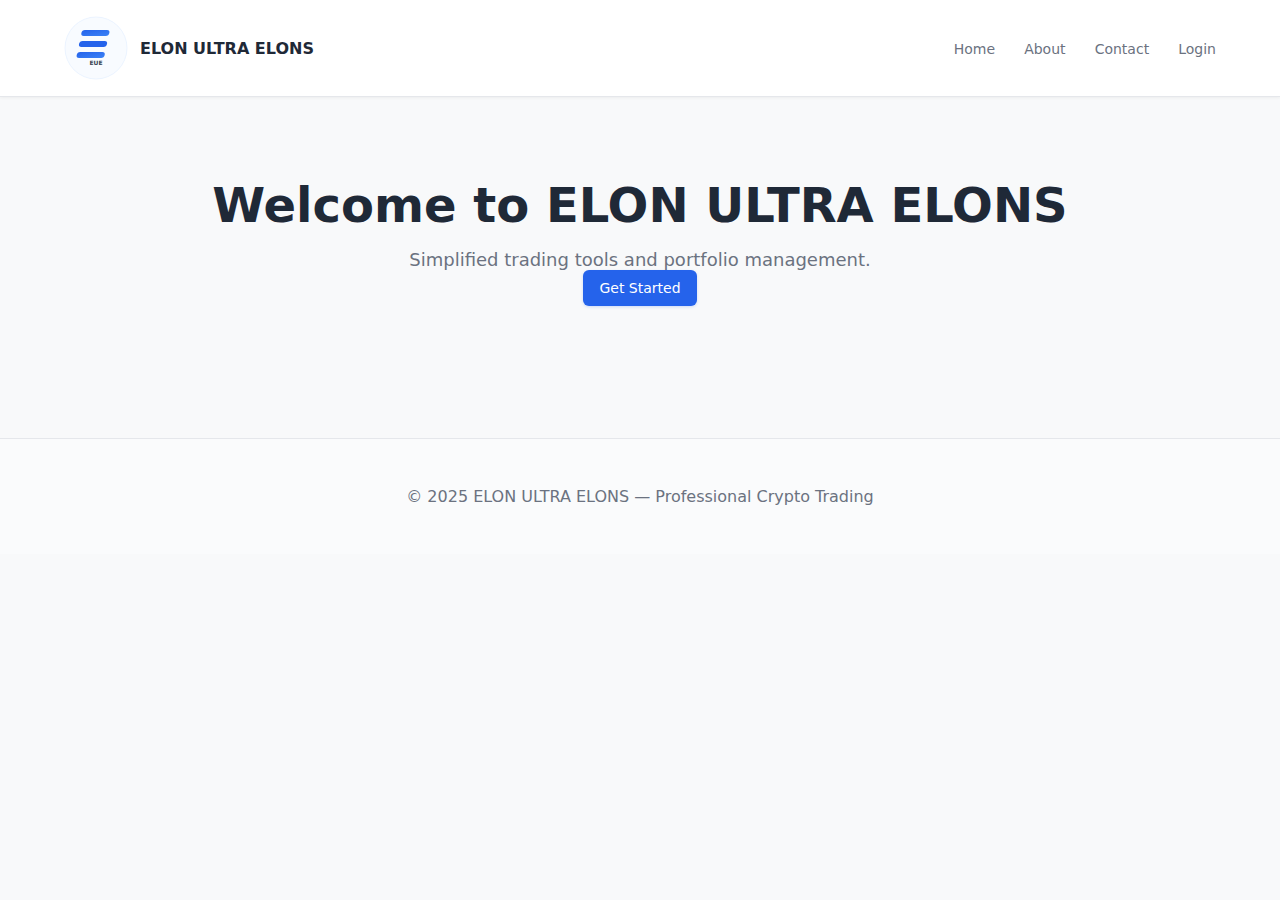
<file: Elon U/index.html>
<!doctype html>
<html lang="en">
<head>
  <meta charset="utf-8" />
  <meta name="viewport" content="width=device-width,initial-scale=1" />
  <title>ELON ULTRA ELONS — Professional Crypto Trading</title>
  <link rel="stylesheet" href="css/styles.css">
</head>
<body>
  <header class="site-header">
    <div class="container">
      <a href="landing.html" class="brand"><img src="images/elon-logo-v2.svg" alt="EUE"><span>ELON ULTRA ELONS</span></a>
      <nav class="nav">
        <a href="landing.html">Home</a>
        <a href="about.html">About</a>
        <a href="contact.html">Contact</a>
        <a href="login.html">Login</a>
      </nav>
    </div>
  </header>

  <main class="hero container">
    <h1>Welcome to ELON ULTRA ELONS</h1>
    <p>Simplified trading tools and portfolio management.</p>
    <p><a class="btn" href="signup.html">Get Started</a></p>
  </main>

  <footer class="site-footer">
    <div class="container">&copy; 2025 ELON ULTRA ELONS — Professional Crypto Trading</div>
  </footer>

  <script src="js/main.js"></script>
</body>
</html>
</file>
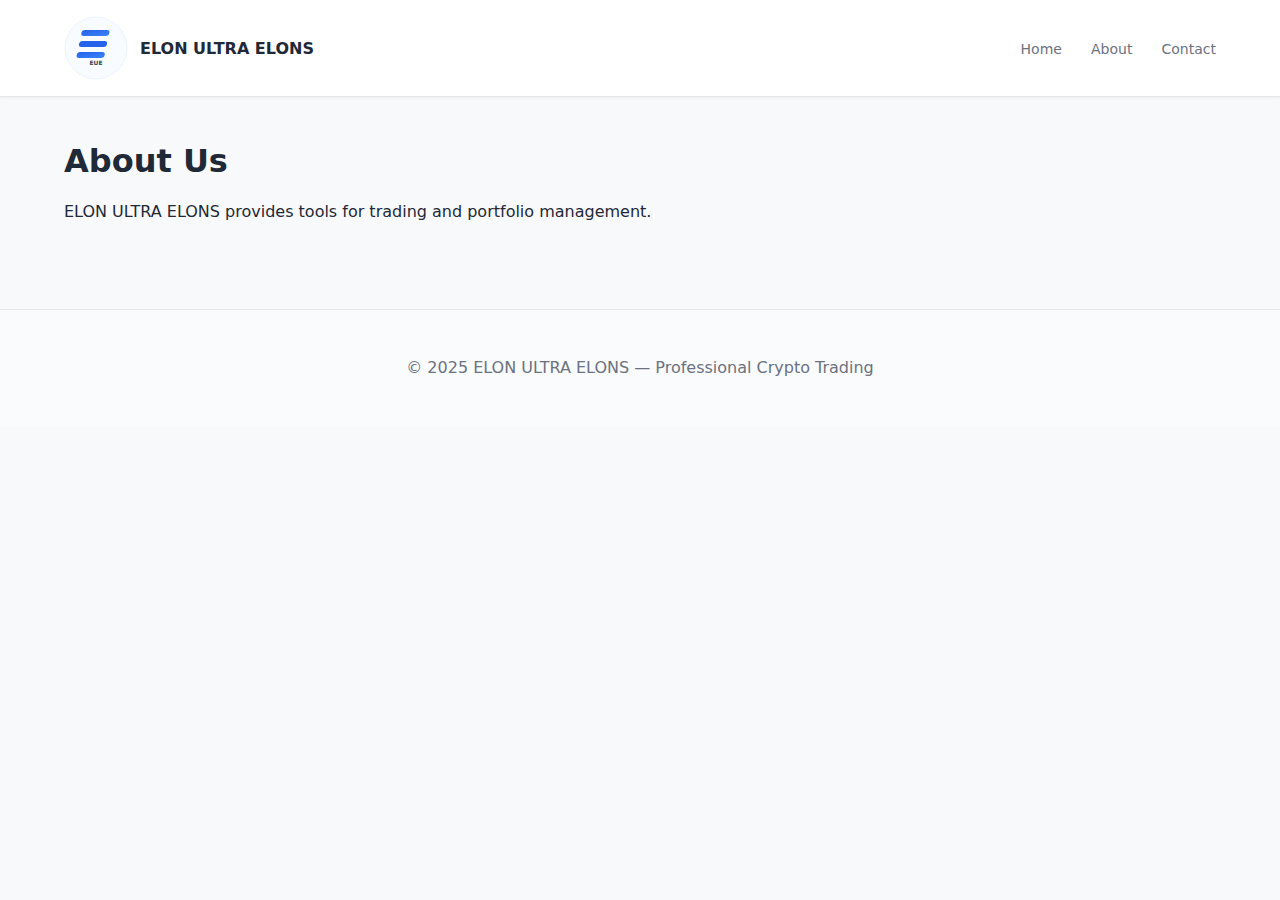
<file: Elon U/about.html>
<!doctype html>
<html lang="en">
<head>
  <meta charset="utf-8" />
  <meta name="viewport" content="width=device-width,initial-scale=1" />
  <title>ELON ULTRA ELONS — About</title>
  <link rel="stylesheet" href="css/styles.css">
</head>
<body>
  <header class="site-header">
    <div class="container">
      <a href="landing.html" class="brand"><img src="images/elon-logo-v2.svg" alt="EUE"><span>ELON ULTRA ELONS</span></a>
      <nav class="nav">
        <a href="landing.html">Home</a>
        <a href="about.html">About</a>
        <a href="contact.html">Contact</a>
      </nav>
    </div>
  </header>

  <main class="container">
    <h1>About Us</h1>
    <p>ELON ULTRA ELONS provides tools for trading and portfolio management.</p>
  </main>

  <footer class="site-footer">
    <div class="container">&copy; 2025 ELON ULTRA ELONS — Professional Crypto Trading</div>
  </footer>

  <script src="js/main.js"></script>
</body>
</html>
</file>
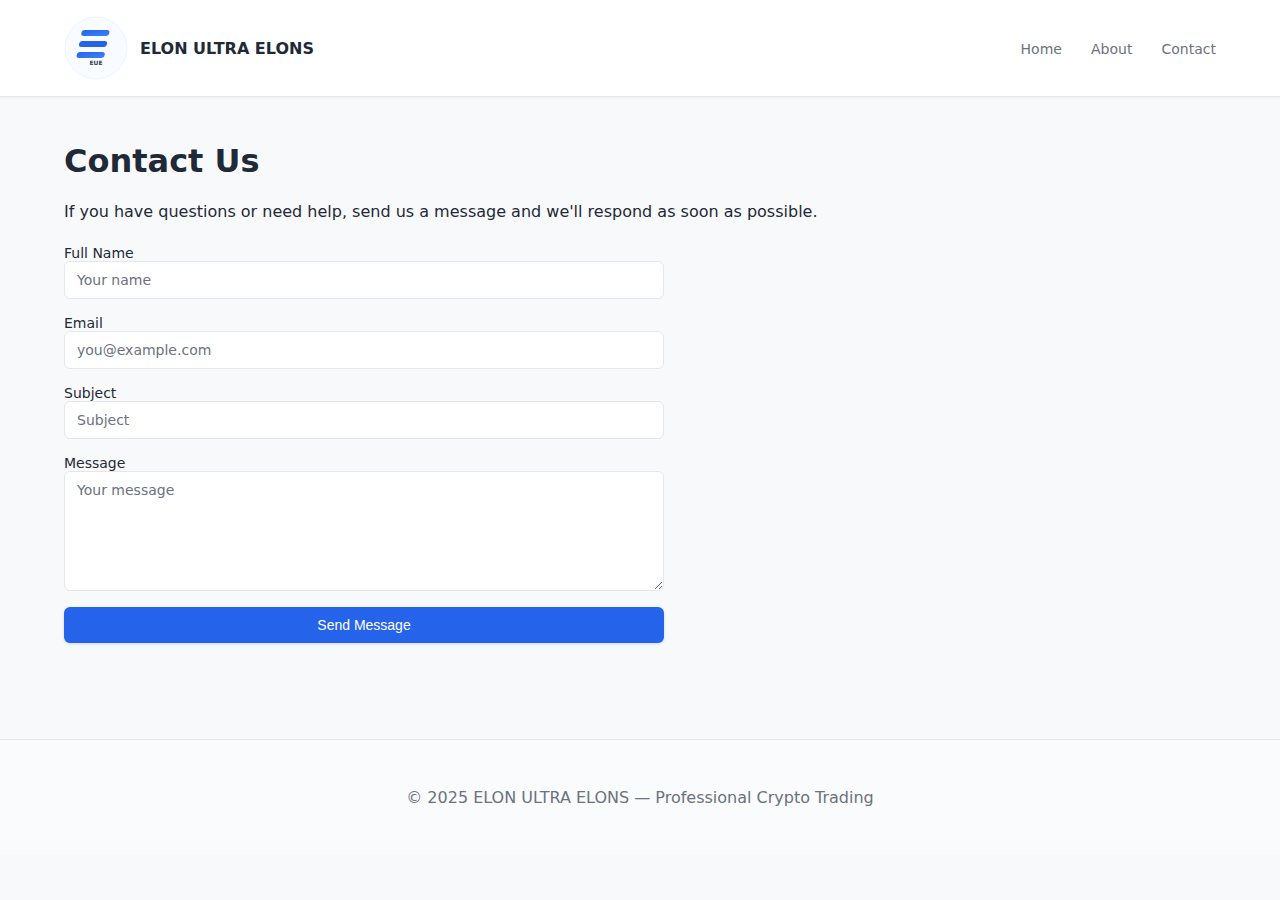
<file: Elon U/contact.html>
<!doctype html>
<html lang="en">
<head>
  <meta charset="utf-8" />
  <meta name="viewport" content="width=device-width,initial-scale=1" />
  <title>ELON ULTRA ELONS — Contact</title>
  <link rel="stylesheet" href="css/styles.css">
</head>
<body>
  <header class="site-header">
    <div class="container">
      <a href="landing.html" class="brand"><img src="images/elon-logo-v2.svg" alt="EUE"><span>ELON ULTRA ELONS</span></a>
      <nav class="nav">
        <a href="landing.html">Home</a>
        <a href="about.html">About</a>
        <a href="contact.html">Contact</a>
      </nav>
    </div>
  </header>

  <main class="container contact">
    <h1>Contact Us</h1>
    <p>If you have questions or need help, send us a message and we'll respond as soon as possible.</p>

    <form id="contact-form" class="form">
      <label>Full Name
        <input type="text" name="name" required placeholder="Your name">
      </label>
      <label>Email
        <input type="email" name="email" required placeholder="you@example.com">
      </label>
      <label>Subject
        <input type="text" name="subject" required placeholder="Subject">
      </label>
      <label>Message
        <textarea name="message" rows="6" required placeholder="Your message"></textarea>
      </label>
      <button type="submit" class="btn">Send Message</button>
    </form>
  </main>

  <footer class="site-footer">
    <div class="container">&copy; 2025 ELON ULTRA ELONS — Professional Crypto Trading</div>
  </footer>

  <script src="js/main.js"></script>
</body>
</html>
</file>
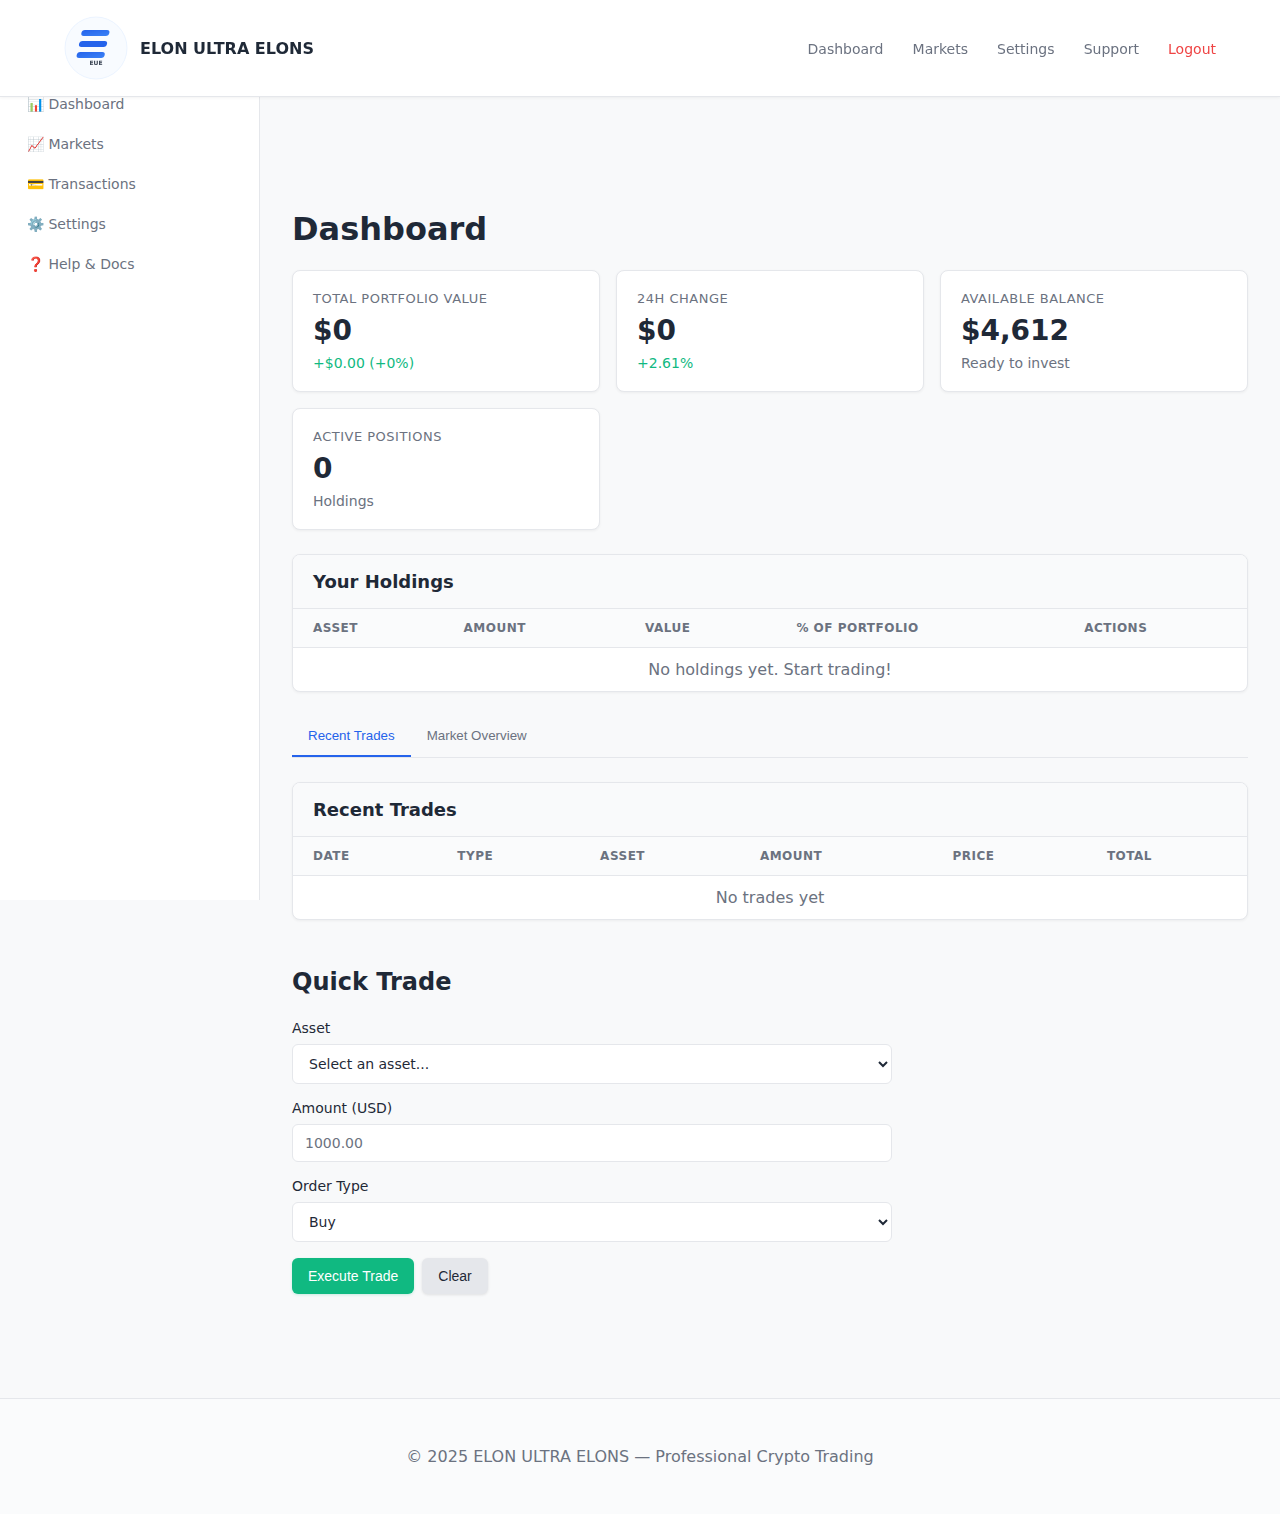
<file: Elon U/dashboard.html>
<!doctype html>
<html lang="en">
<head>
  <meta charset="utf-8" />
  <meta name="viewport" content="width=device-width,initial-scale=1" />
  <title>Dashboard — ELON ULTRA ELONS</title>
  <link rel="stylesheet" href="css/styles.css">
</head>
<body>
  <header class="site-header">
    <div class="container">
      <a href="/landing" class="brand"><img src="images/elon-logo-v2.svg" alt="EUE"><span>ELON ULTRA ELONS</span></a>
      <nav class="nav">
        <a href="/dashboard">Dashboard</a>
        <a href="/markets">Markets</a>
        <a href="/settings">Settings</a>
        <a href="/contact">Support</a>
        <a href="#" onclick="logout()" style="color:#ef4444">Logout</a>
      </nav>
    </div>
  </header>

  <div class="app-wrapper">
    <aside class="sidebar">
      <a href="/dashboard" class="sidebar-link active">📊 Dashboard</a>
      <a href="/markets" class="sidebar-link">📈 Markets</a>
      <a href="/transactions" class="sidebar-link">💳 Transactions</a>
      <a href="/settings" class="sidebar-link">⚙️ Settings</a>
      <a href="/help" class="sidebar-link">❓ Help & Docs</a>
    </aside>

    <main class="main-content">
      <h1>Dashboard</h1>

      <!-- Portfolio Summary Cards -->
      <div class="cards-grid">
        <div class="card">
          <div class="card-title">Total Portfolio Value</div>
          <div class="card-value" id="total-value">$0.00</div>
          <div class="card-change positive" id="portfolio-change">+$0.00 (+0%)</div>
        </div>

        <div class="card">
          <div class="card-title">24h Change</div>
          <div class="card-value" id="change-24h">+$0.00</div>
          <div class="card-change positive" id="change-percent">+0%</div>
        </div>

        <div class="card">
          <div class="card-title">Available Balance</div>
          <div class="card-value" id="available-balance">$5,000.00</div>
          <div class="muted" style="margin-top:8px">Ready to invest</div>
        </div>

        <div class="card">
          <div class="card-title">Active Positions</div>
          <div class="card-value" id="active-positions">0</div>
          <div class="muted" style="margin-top:8px">Holdings</div>
        </div>
      </div>

      <!-- Portfolio Holdings Table -->
      <div class="table-wrapper">
        <div class="table-header">
          <h3>Your Holdings</h3>
        </div>
        <table id="holdings-table">
          <thead>
            <tr>
              <th>Asset</th>
              <th>Amount</th>
              <th>Value</th>
              <th>% of Portfolio</th>
              <th>Actions</th>
            </tr>
          </thead>
          <tbody id="holdings-body">
            <tr>
              <td colspan="5" style="text-align:center;color:var(--muted)">No holdings yet. Start trading!</td>
            </tr>
          </tbody>
        </table>
      </div>

      <!-- Tabs for Trading & Market Data -->
      <div class="tabs">
        <button class="tab-btn active" onclick="switchTab(event, 'recent-trades')">Recent Trades</button>
        <button class="tab-btn" onclick="switchTab(event, 'market-overview')">Market Overview</button>
      </div>

      <div id="recent-trades" class="tab-content active">
        <div class="table-wrapper">
          <div class="table-header">
            <h3>Recent Trades</h3>
          </div>
          <table id="trades-table">
            <thead>
              <tr>
                <th>Date</th>
                <th>Type</th>
                <th>Asset</th>
                <th>Amount</th>
                <th>Price</th>
                <th>Total</th>
              </tr>
            </thead>
            <tbody id="trades-body">
              <tr>
                <td colspan="6" style="text-align:center;color:var(--muted)">No trades yet</td>
              </tr>
            </tbody>
          </table>
        </div>
      </div>

      <div id="market-overview" class="tab-content">
        <div class="table-wrapper">
          <div class="table-header">
            <h3>Market Overview</h3>
          </div>
          <table id="market-table">
            <thead>
              <tr>
                <th>Asset</th>
                <th>Price</th>
                <th>24h Change</th>
                <th>Volume</th>
                <th>Action</th>
              </tr>
            </thead>
            <tbody id="market-body">
              <tr>
                <td colspan="5" style="text-align:center;color:var(--muted)">Loading market data...</td>
              </tr>
            </tbody>
          </table>
        </div>
      </div>

      <!-- Quick Trade Panel -->
      <div style="margin-top:48px">
        <h2>Quick Trade</h2>
        <form class="form" id="quick-trade-form" onsubmit="handleQuickTrade(event)">
          <label>
            <span>Asset</span>
            <select name="asset" required>
              <option value="">Select an asset...</option>
              <option value="BTC">Bitcoin (BTC)</option>
              <option value="ETH">Ethereum (ETH)</option>
              <option value="ADA">Cardano (ADA)</option>
              <option value="SOL">Solana (SOL)</option>
            </select>
          </label>
          <label>
            <span>Amount (USD)</span>
            <input type="number" name="amount" placeholder="1000.00" required>
          </label>
          <label>
            <span>Order Type</span>
            <select name="order-type" required>
              <option value="buy">Buy</option>
              <option value="sell">Sell</option>
            </select>
          </label>
          <div class="btn-group">
            <button type="submit" class="btn btn-success">Execute Trade</button>
            <button type="reset" class="btn btn-secondary">Clear</button>
          </div>
        </form>
      </div>
    </main>
  </div>

  <footer class="site-footer">
    <div class="container">&copy; 2025 ELON ULTRA ELONS — Professional Crypto Trading</div>
  </footer>

  <script src="js/portfolio.js"></script>
  <script src="js/api.js"></script>
  <script src="js/animations.js"></script>
  <script src="js/dashboard.js"></script>
  <script src="js/main.js"></script>
</body>
</html>
</file>
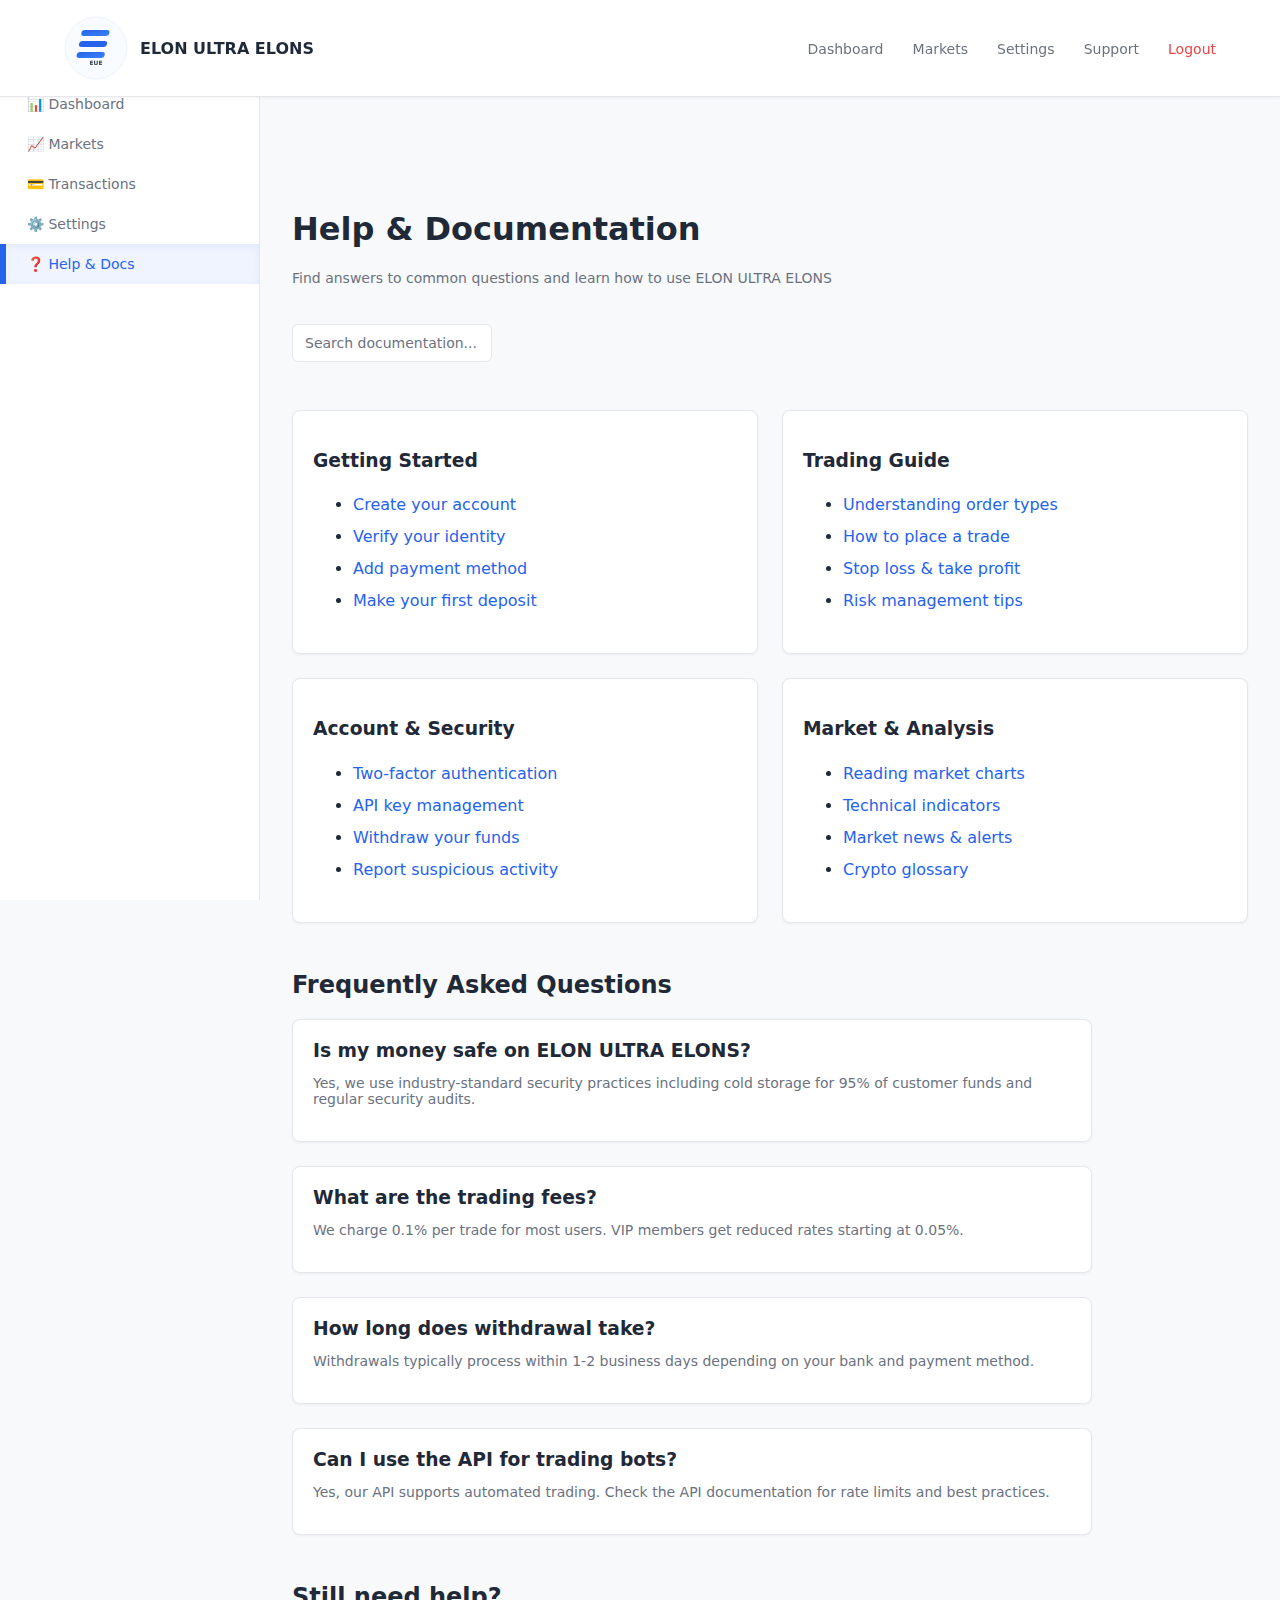
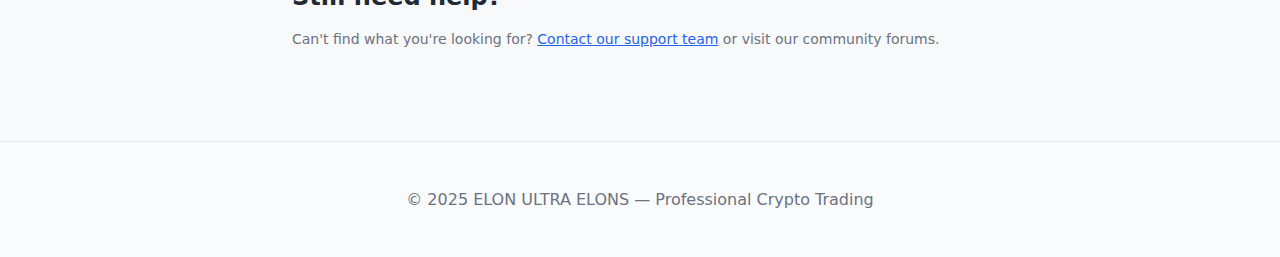
<file: Elon U/help.html>
<!doctype html>
<html lang="en">
<head>
  <meta charset="utf-8" />
  <meta name="viewport" content="width=device-width,initial-scale=1" />
  <title>Help & Docs — ELON ULTRA ELONS</title>
  <link rel="stylesheet" href="css/styles.css">
</head>
<body>
  <header class="site-header">
    <div class="container">
      <a href="landing.html" class="brand"><img src="images/elon-logo-v2.svg" alt="EUE"><span>ELON ULTRA ELONS</span></a>
      <nav class="nav">
        <a href="dashboard.html">Dashboard</a>
        <a href="markets.html">Markets</a>
        <a href="settings.html">Settings</a>
        <a href="contact.html">Support</a>
        <a href="#" onclick="logout()" style="color:#ef4444">Logout</a>
      </nav>
    </div>
  </header>

  <div class="app-wrapper">
    <aside class="sidebar">
      <a href="dashboard.html" class="sidebar-link">📊 Dashboard</a>
      <a href="markets.html" class="sidebar-link">📈 Markets</a>
      <a href="transactions.html" class="sidebar-link">💳 Transactions</a>
      <a href="settings.html" class="sidebar-link">⚙️ Settings</a>
      <a href="help.html" class="sidebar-link active">❓ Help & Docs</a>
    </aside>

    <main class="main-content">
      <h1>Help & Documentation</h1>
      <p class="muted">Find answers to common questions and learn how to use ELON ULTRA ELONS</p>

      <input type="text" id="help-search" placeholder="Search documentation..." style="max-width:500px;margin:24px 0">

      <div style="display:grid;grid-template-columns:1fr 1fr;gap:24px;margin:24px 0">
        <div class="card">
          <h3>Getting Started</h3>
          <ul style="line-height:2">
            <li><a href="#" style="color:var(--accent);text-decoration:none">Create your account</a></li>
            <li><a href="#" style="color:var(--accent);text-decoration:none">Verify your identity</a></li>
            <li><a href="#" style="color:var(--accent);text-decoration:none">Add payment method</a></li>
            <li><a href="#" style="color:var(--accent);text-decoration:none">Make your first deposit</a></li>
          </ul>
        </div>

        <div class="card">
          <h3>Trading Guide</h3>
          <ul style="line-height:2">
            <li><a href="#" style="color:var(--accent);text-decoration:none">Understanding order types</a></li>
            <li><a href="#" style="color:var(--accent);text-decoration:none">How to place a trade</a></li>
            <li><a href="#" style="color:var(--accent);text-decoration:none">Stop loss & take profit</a></li>
            <li><a href="#" style="color:var(--accent);text-decoration:none">Risk management tips</a></li>
          </ul>
        </div>

        <div class="card">
          <h3>Account & Security</h3>
          <ul style="line-height:2">
            <li><a href="#" style="color:var(--accent);text-decoration:none">Two-factor authentication</a></li>
            <li><a href="#" style="color:var(--accent);text-decoration:none">API key management</a></li>
            <li><a href="#" style="color:var(--accent);text-decoration:none">Withdraw your funds</a></li>
            <li><a href="#" style="color:var(--accent);text-decoration:none">Report suspicious activity</a></li>
          </ul>
        </div>

        <div class="card">
          <h3>Market & Analysis</h3>
          <ul style="line-height:2">
            <li><a href="#" style="color:var(--accent);text-decoration:none">Reading market charts</a></li>
            <li><a href="#" style="color:var(--accent);text-decoration:none">Technical indicators</a></li>
            <li><a href="#" style="color:var(--accent);text-decoration:none">Market news & alerts</a></li>
            <li><a href="#" style="color:var(--accent);text-decoration:none">Crypto glossary</a></li>
          </ul>
        </div>
      </div>

      <h2 style="margin-top:48px">Frequently Asked Questions</h2>
      <div style="max-width:800px">
        <div class="card mb-6">
          <h3 style="margin:0 0 12px 0">Is my money safe on ELON ULTRA ELONS?</h3>
          <p class="muted">Yes, we use industry-standard security practices including cold storage for 95% of customer funds and regular security audits.</p>
        </div>

        <div class="card mb-6">
          <h3 style="margin:0 0 12px 0">What are the trading fees?</h3>
          <p class="muted">We charge 0.1% per trade for most users. VIP members get reduced rates starting at 0.05%.</p>
        </div>

        <div class="card mb-6">
          <h3 style="margin:0 0 12px 0">How long does withdrawal take?</h3>
          <p class="muted">Withdrawals typically process within 1-2 business days depending on your bank and payment method.</p>
        </div>

        <div class="card mb-6">
          <h3 style="margin:0 0 12px 0">Can I use the API for trading bots?</h3>
          <p class="muted">Yes, our API supports automated trading. Check the API documentation for rate limits and best practices.</p>
        </div>
      </div>

      <h2 style="margin-top:48px">Still need help?</h2>
      <p class="muted">Can't find what you're looking for? <a href="contact.html" style="color:var(--accent)">Contact our support team</a> or visit our community forums.</p>
    </main>
  </div>

  <footer class="site-footer">
    <div class="container">&copy; 2025 ELON ULTRA ELONS — Professional Crypto Trading</div>
  </footer>

  <script>
    function logout(){
      localStorage.removeItem('authToken');
      localStorage.removeItem('currentUser');
      window.location.href = '/login.html';
    }
  </script>
</body>
</html>
</file>
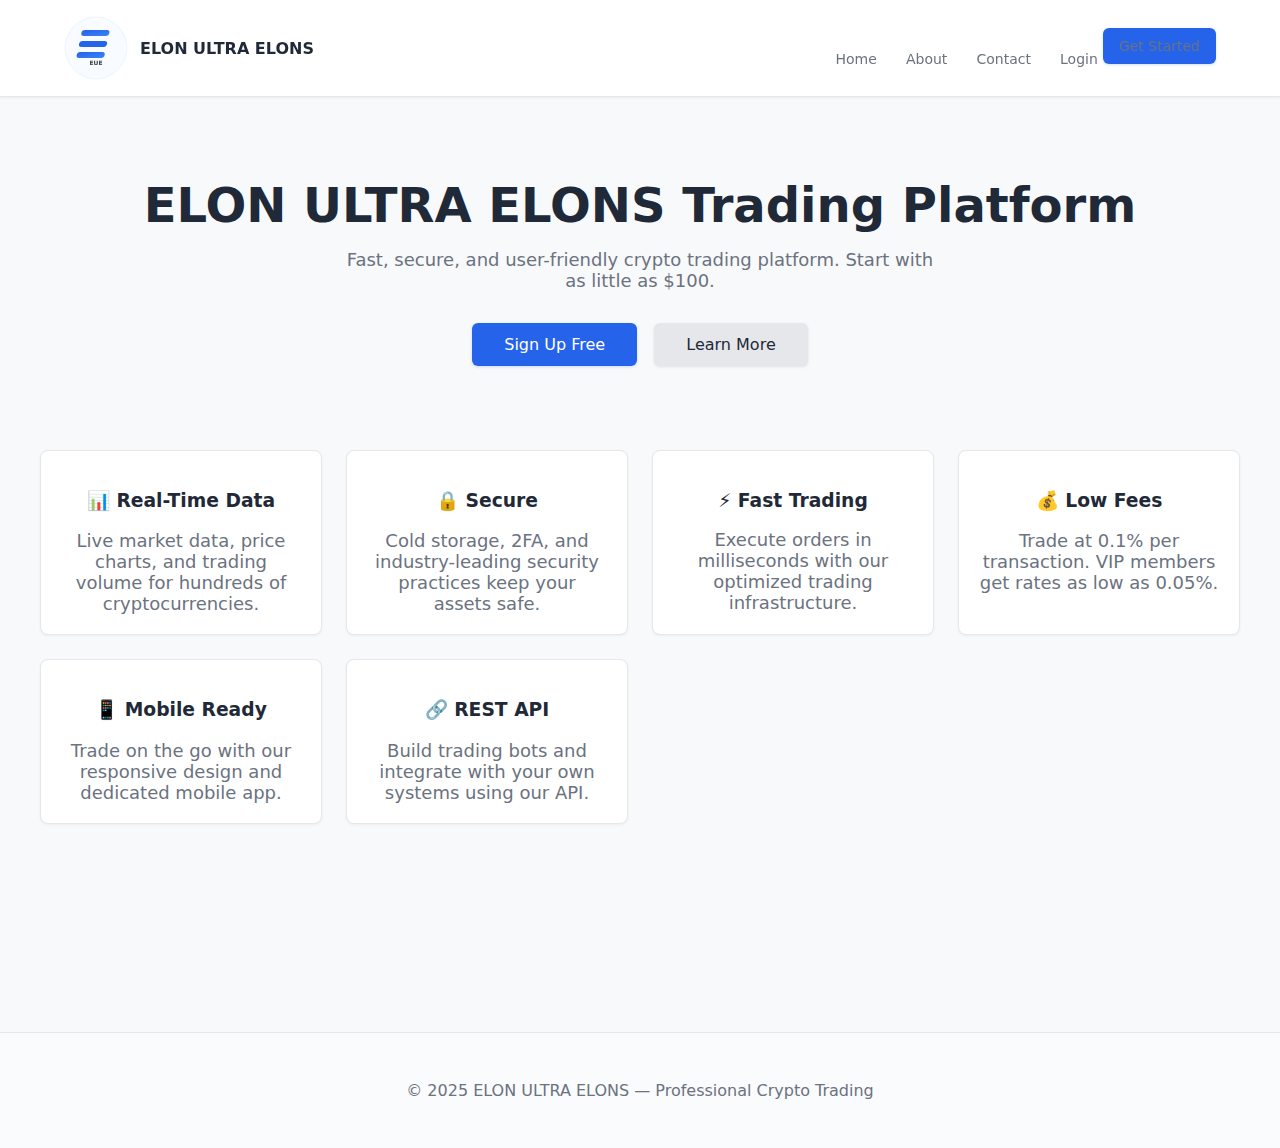
<file: Elon U/landing.html>
<!doctype html>
<html lang="en">
<head>
  <meta charset="utf-8" />
  <meta name="viewport" content="width=device-width,initial-scale=1" />
  <title>ELON ULTRA ELONS — Professional Crypto Trading</title>
  <link rel="stylesheet" href="css/styles.css">
</head>
<body>
  <header class="site-header">
    <div class="container">
      <a href="landing.html" class="brand"><img src="images/elon-logo-v2.svg" alt="EUE"><span>ELON ULTRA ELONS</span></a>
      <nav class="nav">
        <a href="landing.html">Home</a>
        <a href="about.html">About</a>
        <a href="contact.html">Contact</a>
        <a href="login.html">Login</a>
        <a href="signup.html" class="btn" style="margin-left:auto">Get Started</a>
      </nav>
    </div>
  </header>

  <main class="hero">
    <h1>ELON ULTRA ELONS Trading Platform</h1>
    <p>Fast, secure, and user-friendly crypto trading platform. Start with as little as $100.</p>
    <div style="margin-top:32px">
      <a href="signup.html" class="btn" style="font-size:16px;padding:12px 32px">Sign Up Free</a>
      <a href="about.html" class="btn btn-secondary" style="font-size:16px;padding:12px 32px;margin-left:12px">Learn More</a>
    </div>

    <!-- Features Grid -->
    <div style="display:grid;grid-template-columns:repeat(auto-fit,minmax(280px,1fr));gap:24px;margin:80px auto;max-width:1200px">
      <div class="card">
        <h3>📊 Real-Time Data</h3>
        <p class="muted">Live market data, price charts, and trading volume for hundreds of cryptocurrencies.</p>
      </div>
      <div class="card">
        <h3>🔒 Secure</h3>
        <p class="muted">Cold storage, 2FA, and industry-leading security practices keep your assets safe.</p>
      </div>
      <div class="card">
        <h3>⚡ Fast Trading</h3>
        <p class="muted">Execute orders in milliseconds with our optimized trading infrastructure.</p>
      </div>
      <div class="card">
        <h3>💰 Low Fees</h3>
        <p class="muted">Trade at 0.1% per transaction. VIP members get rates as low as 0.05%.</p>
      </div>
      <div class="card">
        <h3>📱 Mobile Ready</h3>
        <p class="muted">Trade on the go with our responsive design and dedicated mobile app.</p>
      </div>
      <div class="card">
        <h3>🔗 REST API</h3>
        <p class="muted">Build trading bots and integrate with your own systems using our API.</p>
      </div>
    </div>
  </main>

  <footer class="site-footer">
    <div class="container">&copy; 2025 ELON ULTRA ELONS — Professional Crypto Trading</div>
  </footer>

  <script src="js/animations.js"></script>
  <script src="js/main.js"></script>
</body>
</html>
</file>
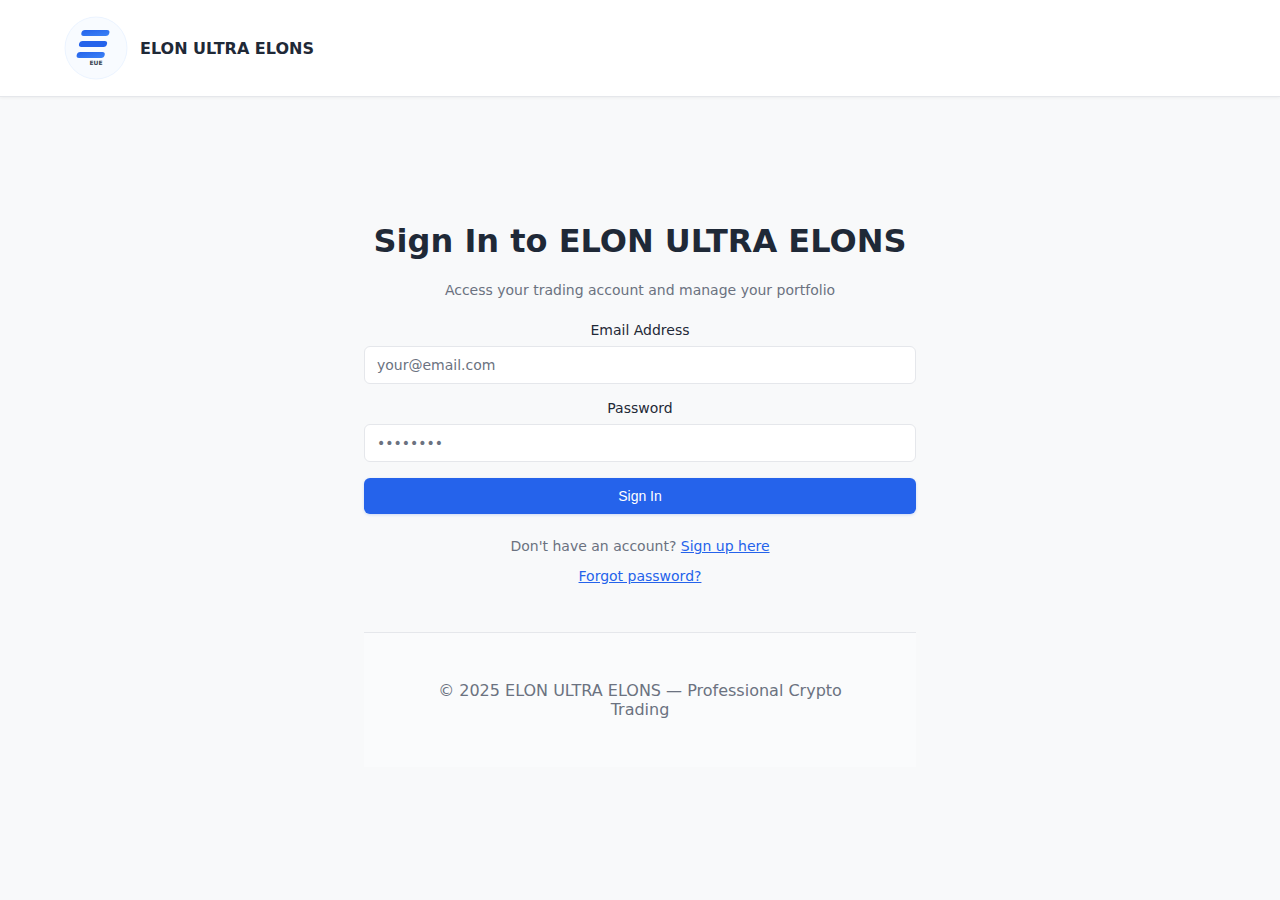
<file: Elon U/login.html>
<!doctype html>
<html lang="en">
<head>
  <meta charset="utf-8" />
  <meta name="viewport" content="width=device-width,initial-scale=1" />
  <title>Login — ELON ULTRA ELONS</title>
  <link rel="stylesheet" href="css/styles.css">
</head>
<body>
  <header class="site-header">
    <div class="container">
      <a href="landing.html" class="brand"><img src="images/elon-logo-v2.svg" alt="EUE"><span>ELON ULTRA ELONS</span></a>
    </div>
  </header>

  <main class="container" style="max-width:600px;margin:80px auto;padding:24px;text-align:center">
    <h1>Sign In to ELON ULTRA ELONS</h1>
    <p class="muted">Access your trading account and manage your portfolio</p>
    <form id="login-form" class="form">
      <label><span>Email Address</span>
        <input type="email" name="email" placeholder="your@email.com" required>
      </label>
      <label><span>Password</span>
        <input type="password" name="password" placeholder="••••••••" required>
      </label>
      <button type="submit" class="btn" style="width:100%">Sign In</button>
    </form>
    <p class="muted">Don't have an account? <a href="signup.html" style="color:var(--accent)">Sign up here</a></p>
    <p class="muted"><a href="#" style="color:var(--accent)">Forgot password?</a></p>

  <footer class="site-footer">
    <div class="container">&copy; 2025 ELON ULTRA ELONS — Professional Crypto Trading</div>
  </footer>

  <script src="js/animations.js"></script>
  <script src="js/main.js"></script>
</body>
</html>
</file>
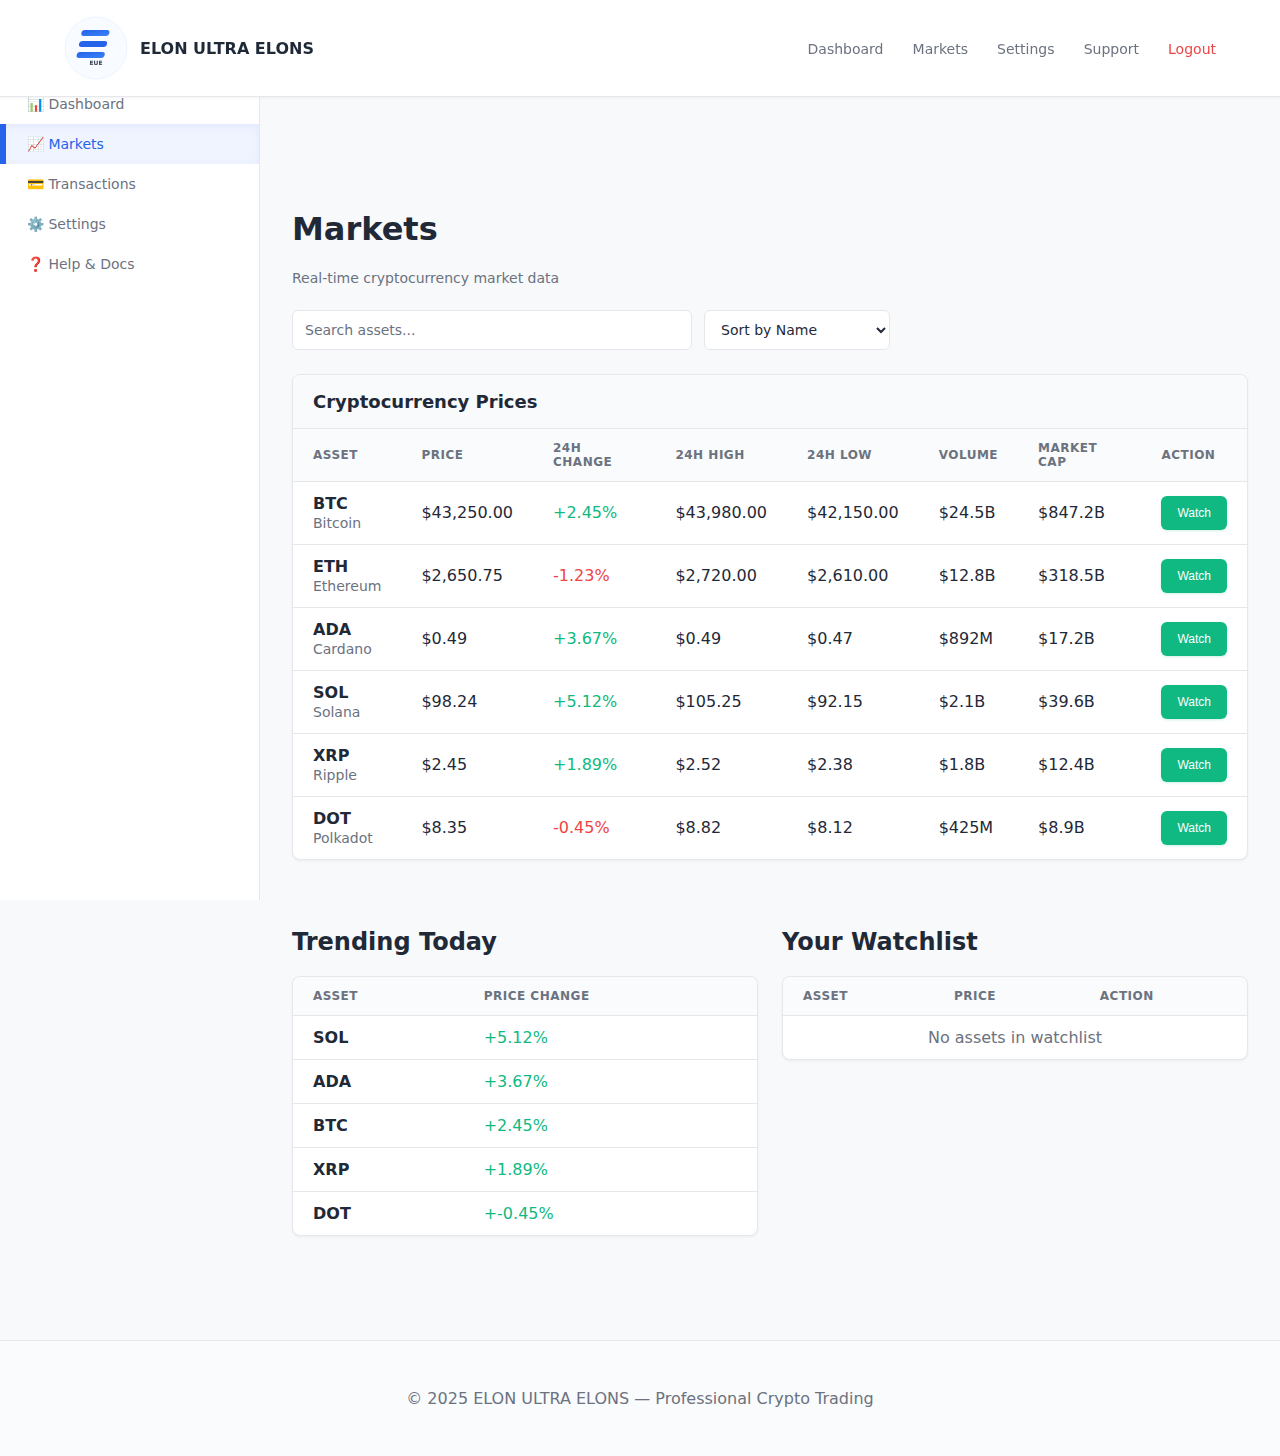
<file: Elon U/markets.html>
<!doctype html>
<html lang="en">
<head>
  <meta charset="utf-8" />
  <meta name="viewport" content="width=device-width,initial-scale=1" />
  <title>Markets — ELON ULTRA ELONS</title>
  <link rel="stylesheet" href="css/styles.css">
</head>
<body>
  <header class="site-header">
    <div class="container">
      <a href="landing.html" class="brand"><img src="images/elon-logo-v2.svg" alt="EUE"><span>ELON ULTRA ELONS</span></a>
      <nav class="nav">
        <a href="dashboard.html">Dashboard</a>
        <a href="markets.html">Markets</a>
        <a href="settings.html">Settings</a>
        <a href="contact.html">Support</a>
        <a href="#" onclick="logout()" style="color:#ef4444">Logout</a>
      </nav>
    </div>
  </header>

  <div class="app-wrapper">
    <aside class="sidebar">
      <a href="dashboard.html" class="sidebar-link">📊 Dashboard</a>
      <a href="markets.html" class="sidebar-link active">📈 Markets</a>
      <a href="transactions.html" class="sidebar-link">💳 Transactions</a>
      <a href="settings.html" class="sidebar-link">⚙️ Settings</a>
      <a href="help.html" class="sidebar-link">❓ Help & Docs</a>
    </aside>

    <main class="main-content">
      <h1>Markets</h1>
      <p class="muted">Real-time cryptocurrency market data</p>

      <!-- Search & Filter -->
      <div class="form" style="flex-direction:row;gap:12px;max-width:none;margin:24px 0">
        <input type="text" id="market-search" placeholder="Search assets..." style="flex:1;max-width:400px">
        <select id="sort-select" style="max-width:200px">
          <option value="name">Sort by Name</option>
          <option value="price">Sort by Price</option>
          <option value="change">Sort by 24h Change</option>
        </select>
      </div>

      <!-- Market Table -->
      <div class="table-wrapper">
        <div class="table-header">
          <h3>Cryptocurrency Prices</h3>
        </div>
        <table id="market-table">
          <thead>
            <tr>
              <th>Asset</th>
              <th>Price</th>
              <th>24h Change</th>
              <th>24h High</th>
              <th>24h Low</th>
              <th>Volume</th>
              <th>Market Cap</th>
              <th>Action</th>
            </tr>
          </thead>
          <tbody id="market-tbody">
            <!-- Populated by JS -->
          </tbody>
        </table>
      </div>

      <!-- Trending & Watchlist -->
      <div style="display:grid;grid-template-columns:1fr 1fr;gap:24px;margin-top:48px">
        <div>
          <h2>Trending Today</h2>
          <div class="table-wrapper">
            <table>
              <thead>
                <tr><th>Asset</th><th>Price Change</th></tr>
              </thead>
              <tbody id="trending-tbody">
                <!-- Populated by JS -->
              </tbody>
            </table>
          </div>
        </div>

        <div>
          <h2>Your Watchlist</h2>
          <div class="table-wrapper">
            <table>
              <thead>
                <tr><th>Asset</th><th>Price</th><th>Action</th></tr>
              </thead>
              <tbody id="watchlist-tbody">
                <tr><td colspan="3" style="text-align:center;color:var(--muted)">No assets in watchlist</td></tr>
              </tbody>
            </table>
          </div>
        </div>
      </div>
    </main>
  </div>

  <footer class="site-footer">
    <div class="container">&copy; 2025 ELON ULTRA ELONS — Professional Crypto Trading</div>
  </footer>

  <script src="js/animations.js"></script>
  <script src="js/markets.js"></script>
  <script src="js/main.js"></script>
</body>
</html>
</file>
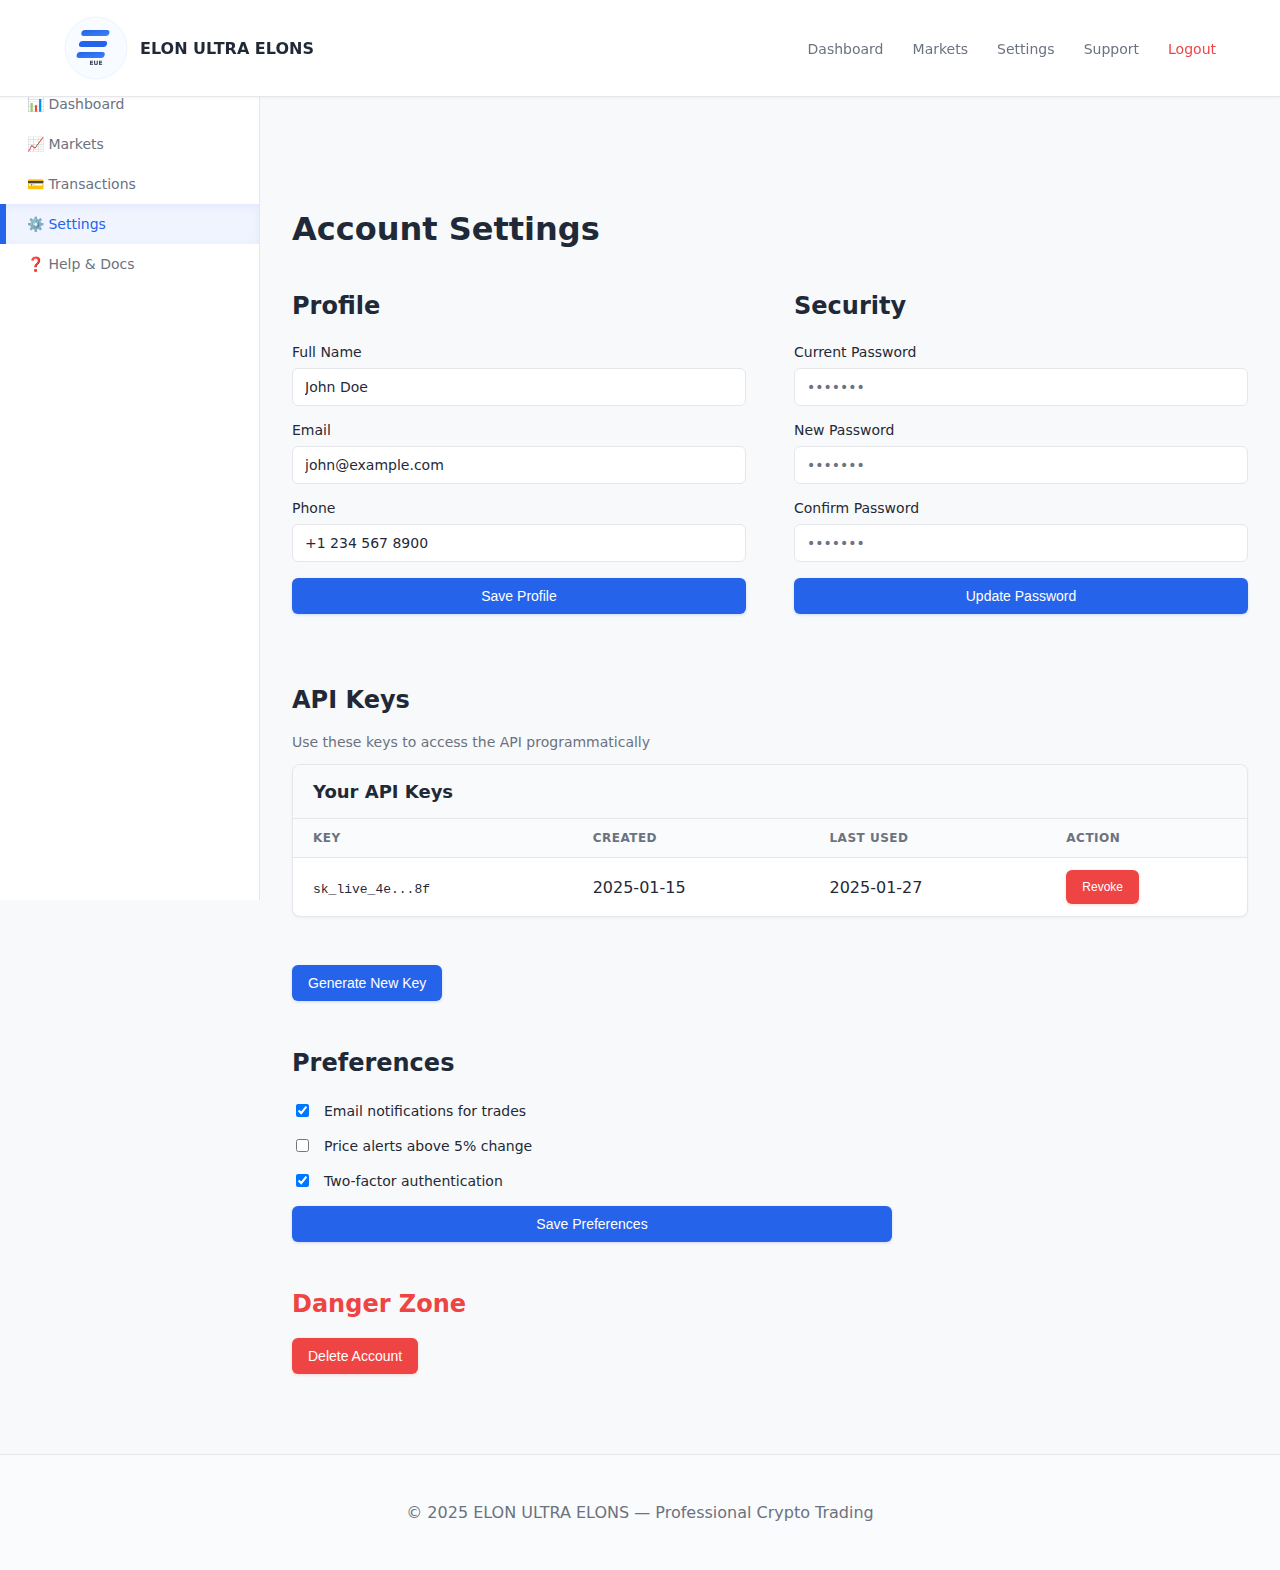
<file: Elon U/settings.html>
<!doctype html>
<html lang="en">
<head>
  <meta charset="utf-8" />
  <meta name="viewport" content="width=device-width,initial-scale=1" />
  <title>Settings — ELON ULTRA ELONS</title>
  <link rel="stylesheet" href="css/styles.css">
</head>
<body>
  <header class="site-header">
    <div class="container">
      <a href="landing.html" class="brand"><img src="images/elon-logo-v2.svg" alt="EUE"><span>ELON ULTRA ELONS</span></a>
      <nav class="nav">
        <a href="dashboard.html">Dashboard</a>
        <a href="markets.html">Markets</a>
        <a href="settings.html">Settings</a>
        <a href="contact.html">Support</a>
        <a href="#" onclick="logout()" style="color:#ef4444">Logout</a>
      </nav>
    </div>
  </header>

  <div class="app-wrapper">
    <aside class="sidebar">
      <a href="dashboard.html" class="sidebar-link">📊 Dashboard</a>
      <a href="markets.html" class="sidebar-link">📈 Markets</a>
      <a href="transactions.html" class="sidebar-link">💳 Transactions</a>
      <a href="settings.html" class="sidebar-link active">⚙️ Settings</a>
      <a href="help.html" class="sidebar-link">❓ Help & Docs</a>
    </aside>

    <main class="main-content">
      <h1>Account Settings</h1>

      <div style="display:grid;grid-template-columns:1fr 1fr;gap:48px;margin-top:24px">
        <div>
          <h2>Profile</h2>
          <form class="form" id="profile-form">
            <label><span>Full Name</span><input type="text" value="John Doe"></label>
            <label><span>Email</span><input type="email" value="john@example.com"></label>
            <label><span>Phone</span><input type="tel" value="+1 234 567 8900"></label>
            <button type="submit" class="btn">Save Profile</button>
          </form>
        </div>

        <div>
          <h2>Security</h2>
          <form class="form" id="security-form">
            <label><span>Current Password</span><input type="password" placeholder="•••••••"></label>
            <label><span>New Password</span><input type="password" placeholder="•••••••"></label>
            <label><span>Confirm Password</span><input type="password" placeholder="•••••••"></label>
            <button type="submit" class="btn">Update Password</button>
          </form>
        </div>
      </div>

      <h2 style="margin-top:48px">API Keys</h2>
      <p class="muted">Use these keys to access the API programmatically</p>
      <div class="table-wrapper">
        <div class="table-header">
          <h3>Your API Keys</h3>
        </div>
        <table>
          <thead>
            <tr>
              <th>Key</th>
              <th>Created</th>
              <th>Last Used</th>
              <th>Action</th>
            </tr>
          </thead>
          <tbody>
            <tr>
              <td><code>sk_live_4e...8f</code></td>
              <td>2025-01-15</td>
              <td>2025-01-27</td>
              <td><button class="btn btn-danger" style="font-size:12px">Revoke</button></td>
            </tr>
          </tbody>
        </table>
      </div>
      <button class="btn mt-6" onclick="alert('API key generation coming soon')">Generate New Key</button>

      <h2 style="margin-top:48px">Preferences</h2>
      <form class="form" id="preferences-form">
        <label style="flex-direction:row;align-items:center;gap:12px">
          <input type="checkbox" checked> Email notifications for trades
        </label>
        <label style="flex-direction:row;align-items:center;gap:12px">
          <input type="checkbox"> Price alerts above 5% change
        </label>
        <label style="flex-direction:row;align-items:center;gap:12px">
          <input type="checkbox" checked> Two-factor authentication
        </label>
        <button type="submit" class="btn">Save Preferences</button>
      </form>

      <h2 style="margin-top:48px;color:var(--danger)">Danger Zone</h2>
      <button class="btn btn-danger" onclick="if(confirm('Delete account? This cannot be undone.')) alert('Account deletion pending...')">Delete Account</button>
    </main>
  </div>

  <footer class="site-footer">
    <div class="container">&copy; 2025 ELON ULTRA ELONS — Professional Crypto Trading</div>
  </footer>

  <script>
    function logout(){
      localStorage.removeItem('authToken');
      localStorage.removeItem('currentUser');
      window.location.href = '/login.html';
    }
    document.getElementById('profile-form').addEventListener('submit', (e) => {
      e.preventDefault();
      alert('Profile updated!');
    });
    document.getElementById('security-form').addEventListener('submit', (e) => {
      e.preventDefault();
      alert('Password updated!');
    });
    document.getElementById('preferences-form').addEventListener('submit', (e) => {
      e.preventDefault();
      alert('Preferences saved!');
    });
  </script>
</body>
</html>
</file>
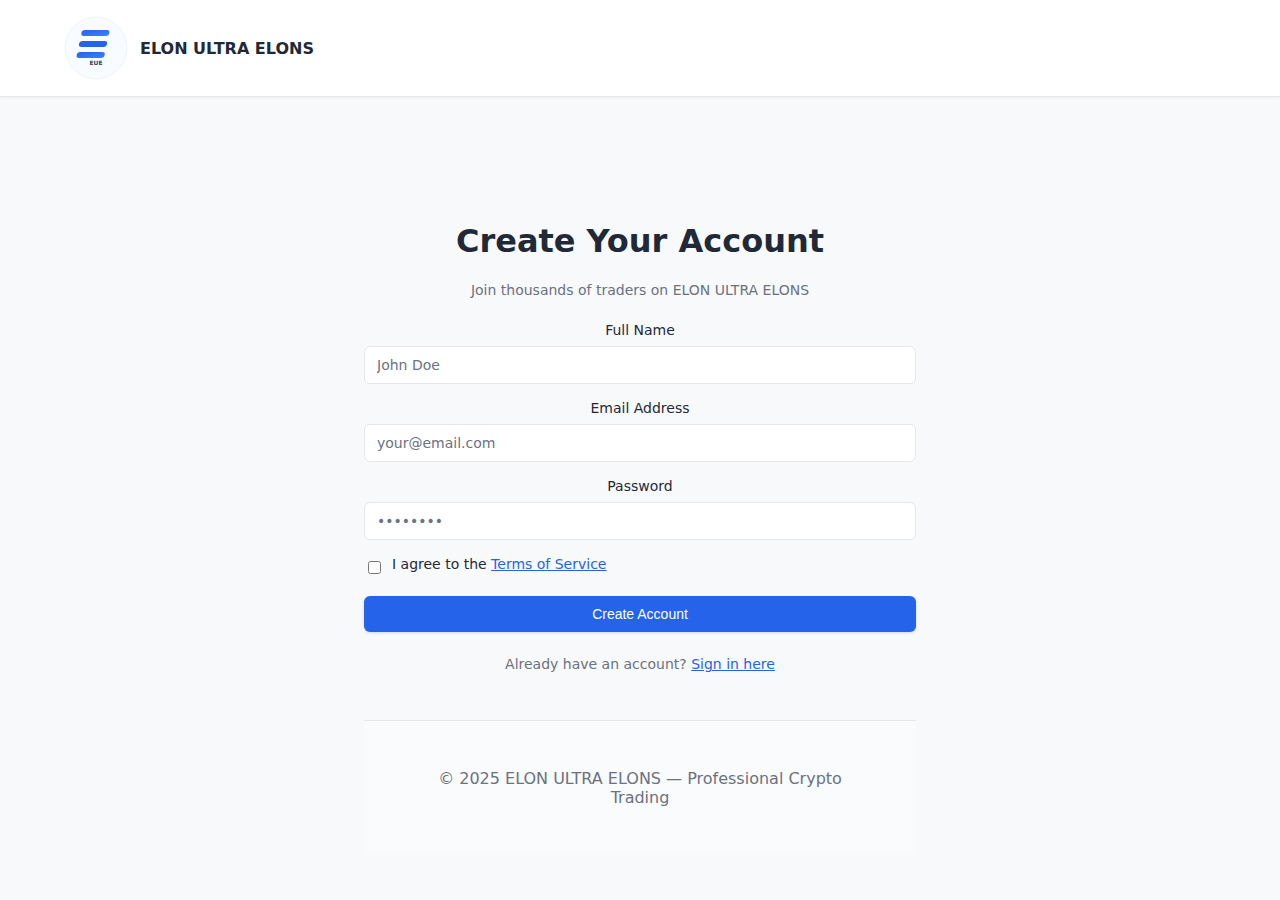
<file: Elon U/signup.html>
<!doctype html>
<html lang="en">
<head>
  <meta charset="utf-8" />
  <meta name="viewport" content="width=device-width,initial-scale=1" />
  <title>Sign Up — ELON ULTRA ELONS</title>
  <link rel="stylesheet" href="css/styles.css">
</head>
<body>
  <header class="site-header">
    <div class="container">
      <a href="landing.html" class="brand"><img src="images/elon-logo-v2.svg" alt="EUE"><span>ELON ULTRA ELONS</span></a>
    </div>
  </header>

  <main class="container" style="max-width:600px;margin:80px auto;padding:24px;text-align:center">
    <h1>Create Your Account</h1>
    <p class="muted">Join thousands of traders on ELON ULTRA ELONS</p>
    <form id="signup-form" class="form">
      <label><span>Full Name</span>
        <input type="text" name="name" placeholder="John Doe" required>
      </label>
      <label><span>Email Address</span>
        <input type="email" name="email" placeholder="your@email.com" required>
      </label>
      <label><span>Password</span>
        <input type="password" name="password" placeholder="••••••••" required minlength="8">
      </label>
      <label style="flex-direction:row;align-items:center;gap:8px">
        <input type="checkbox" required>
        <span>I agree to the <a href="#" style="color:var(--accent)">Terms of Service</a></span>
      </label>
      <button type="submit" class="btn" style="width:100%">Create Account</button>
    </form>
    <p class="muted">Already have an account? <a href="login.html" style="color:var(--accent)">Sign in here</a></p>

  <footer class="site-footer">
    <div class="container">&copy; 2025 ELON ULTRA ELONS — Professional Crypto Trading</div>
  </footer>

  <script src="js/animations.js"></script>
  <script src="js/main.js"></script>
</body>
</html>
</file>
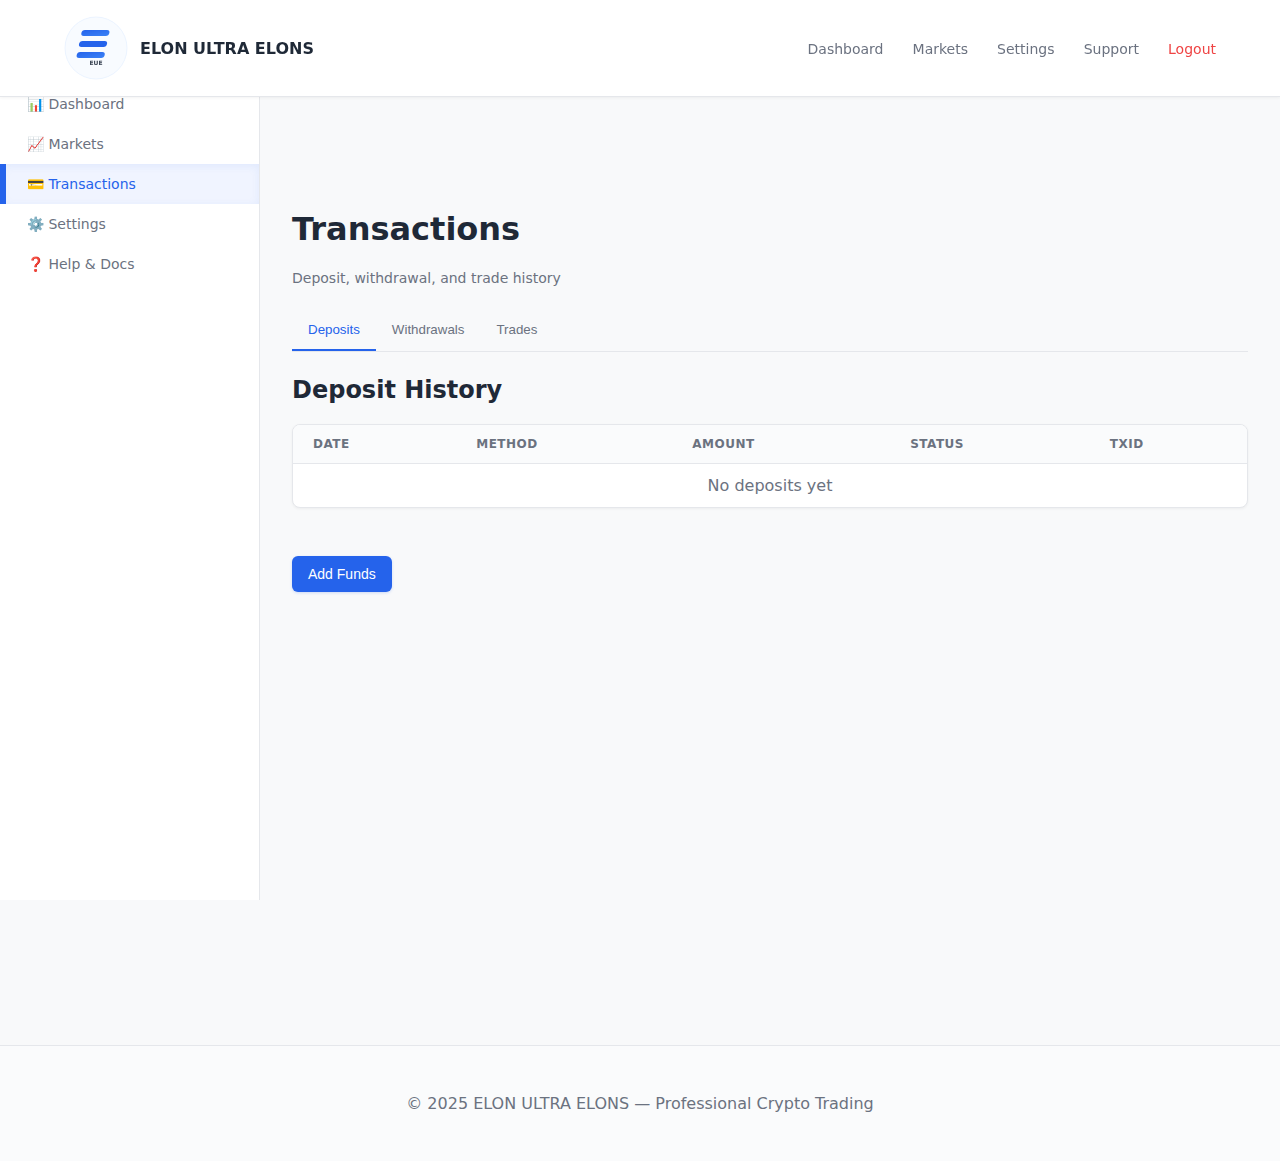
<file: Elon U/transactions.html>
<!doctype html>
<html lang="en">
<head>
  <meta charset="utf-8" />
  <meta name="viewport" content="width=device-width,initial-scale=1" />
  <title>Transactions — ELON ULTRA ELONS</title>
  <link rel="stylesheet" href="css/styles.css">
</head>
<body>
  <header class="site-header">
    <div class="container">
      <a href="landing.html" class="brand"><img src="images/elon-logo-v2.svg" alt="EUE"><span>ELON ULTRA ELONS</span></a>
      <nav class="nav">
        <a href="dashboard.html">Dashboard</a>
        <a href="markets.html">Markets</a>
        <a href="settings.html">Settings</a>
        <a href="contact.html">Support</a>
        <a href="#" onclick="logout()" style="color:#ef4444">Logout</a>
      </nav>
    </div>
  </header>

  <div class="app-wrapper">
    <aside class="sidebar">
      <a href="dashboard.html" class="sidebar-link">📊 Dashboard</a>
      <a href="markets.html" class="sidebar-link">📈 Markets</a>
      <a href="transactions.html" class="sidebar-link active">💳 Transactions</a>
      <a href="settings.html" class="sidebar-link">⚙️ Settings</a>
      <a href="help.html" class="sidebar-link">❓ Help & Docs</a>
    </aside>

    <main class="main-content">
      <h1>Transactions</h1>
      <p class="muted">Deposit, withdrawal, and trade history</p>

      <div class="tabs" style="margin:24px 0">
        <button class="tab-btn active" onclick="switchTab(event, 'deposits')">Deposits</button>
        <button class="tab-btn" onclick="switchTab(event, 'withdrawals')">Withdrawals</button>
        <button class="tab-btn" onclick="switchTab(event, 'trades')">Trades</button>
      </div>

      <div id="deposits" class="tab-content active">
        <h2>Deposit History</h2>
        <div class="table-wrapper">
          <table>
            <thead>
              <tr>
                <th>Date</th>
                <th>Method</th>
                <th>Amount</th>
                <th>Status</th>
                <th>TxID</th>
              </tr>
            </thead>
            <tbody id="deposits-tbody">
              <tr><td colspan="5" style="text-align:center;color:var(--muted)">No deposits yet</td></tr>
            </tbody>
          </table>
        </div>
        <button class="btn mt-6" onclick="alert('Deposit form coming soon')">Add Funds</button>
      </div>

      <div id="withdrawals" class="tab-content">
        <h2>Withdrawal History</h2>
        <div class="table-wrapper">
          <table>
            <thead>
              <tr>
                <th>Date</th>
                <th>Method</th>
                <th>Amount</th>
                <th>Status</th>
                <th>TxID</th>
              </tr>
            </thead>
            <tbody id="withdrawals-tbody">
              <tr><td colspan="5" style="text-align:center;color:var(--muted)">No withdrawals yet</td></tr>
            </tbody>
          </table>
        </div>
        <button class="btn mt-6" onclick="alert('Withdrawal form coming soon')">Withdraw Funds</button>
      </div>

      <div id="trades" class="tab-content">
        <h2>Trade History</h2>
        <div class="table-wrapper">
          <table>
            <thead>
              <tr>
                <th>Date</th>
                <th>Type</th>
                <th>Asset</th>
                <th>Amount</th>
                <th>Price</th>
                <th>Total</th>
              </tr>
            </thead>
            <tbody id="trades-tbody">
              <tr><td colspan="6" style="text-align:center;color:var(--muted)">No trades yet</td></tr>
            </tbody>
          </table>
        </div>
      </div>
    </main>
  </div>

  <footer class="site-footer">
    <div class="container">&copy; 2025 ELON ULTRA ELONS — Professional Crypto Trading</div>
  </footer>

  <script src="js/transactions.js"></script>
  <script>
    function switchTab(e, tabId){
      document.querySelectorAll('.tab-btn').forEach(btn => btn.classList.remove('active'));
      document.querySelectorAll('.tab-content').forEach(tab => tab.classList.remove('active'));
      e.target.classList.add('active');
      document.getElementById(tabId).classList.add('active');
    }
    function logout(){
      localStorage.removeItem('authToken');
      localStorage.removeItem('currentUser');
      window.location.href = '/login.html';
    }
  </script>
</body>
</html>
</file>
<file: Elon U/css/styles.css>
:root{--bg:#f8f9fa;--card:#fff;--border:#e5e7eb;--muted:#6b7280;--text:#1f2937;--accent:#2563eb;--accent-light:#3b82f6;--success:#10b981;--danger:#ef4444;--warn:#f59e0b;--transition:all 0.3s cubic-bezier(0.4,0,0.2,1)}
*{box-sizing:border-box}
html{scroll-behavior:smooth}
body{font-family:-apple-system,BlinkMacSystemFont,Segoe UI,Inter,system-ui,Arial,sans-serif;background:var(--bg);color:var(--text);margin:0;min-height:100vh}
.container{max-width:1200px;margin:0 auto;padding:24px}

/* Header & Nav */
.site-header{background:#fff;border-bottom:1px solid var(--border);position:sticky;top:0;z-index:100;box-shadow:0 1px 3px rgba(0,0,0,0.05);transition:var(--transition)}
.site-header .container{display:flex;align-items:center;justify-content:space-between;padding:16px 24px}
.brand{color:var(--accent);font-weight:700;text-decoration:none;font-size:18px;transition:var(--transition);display:flex;align-items:center;gap:12px}
.brand img{height:64px;width:64px;object-fit:contain}
.brand span{font-size:16px;font-weight:700;color:var(--text)}
.brand:hover{color:var(--accent-light);opacity:0.8}
.nav a{color:var(--muted);margin-left:24px;text-decoration:none;transition:var(--transition);position:relative;font-size:14px;font-weight:500}
.nav a:hover{color:var(--text)}
.nav a::after{content:'';position:absolute;bottom:-6px;left:0;width:0;height:2px;background:var(--accent);transition:var(--transition)}
.nav a:hover::after{width:100%}

/* Sidebar Layout */
.app-wrapper{display:flex;min-height:100vh;padding-top:60px}
.sidebar{width:260px;background:#fff;border-right:1px solid var(--border);padding:24px 0;position:fixed;left:0;top:60px;height:calc(100vh - 60px);overflow-y:auto;box-shadow:none;transition:var(--transition)}
.sidebar-link{display:block;padding:12px 24px;color:var(--muted);text-decoration:none;border-left:3px solid transparent;transition:var(--transition);position:relative;margin:0;font-size:14px;font-weight:500}
.sidebar-link::before{content:'';position:absolute;left:0;top:0;bottom:0;width:3px;background:var(--accent);opacity:0;transition:var(--transition)}
.sidebar-link:hover{background:#f3f4f6;color:var(--text);transform:translateX(4px)}
.sidebar-link.active{border-left-color:var(--accent);background:#f0f4ff;color:var(--accent);box-shadow:inset 0 2px 8px rgba(37,99,235,0.08)}
.sidebar-link.active::before{opacity:1}
.main-content{margin-left:260px;flex:1;padding:32px;animation:fadeInUp 0.6s ease-out}

/* Cards & Grid */
.cards-grid{display:grid;grid-template-columns:repeat(auto-fit,minmax(250px,1fr));gap:16px;margin-bottom:24px}
.card{background:var(--card);border:1px solid var(--border);padding:20px;border-radius:8px;transition:var(--transition);position:relative;overflow:hidden;box-shadow:0 1px 3px rgba(0,0,0,0.05)}
.card:hover{border-color:#d1d5db;box-shadow:0 2px 8px rgba(0,0,0,0.08);transform:translateY(-2px)}
.card-title{font-size:13px;color:var(--muted);margin:0 0 8px 0;font-weight:500;text-transform:uppercase;letter-spacing:0.5px}
.card-value{font-size:28px;font-weight:700;margin:0;color:var(--text);animation:slideInUp 0.6s ease-out}
.card-change{font-size:14px;margin-top:8px;transition:var(--transition)}
.card-change.positive{color:var(--success)}
.card-change.negative{color:var(--danger)}

/* Tables */
.table-wrapper{background:var(--card);border:1px solid var(--border);border-radius:8px;overflow:hidden;margin-bottom:24px;box-shadow:0 1px 3px rgba(0,0,0,0.05);animation:slideInUp 0.6s ease-out}
.table-header{background:#f9fafb;padding:16px 20px;border-bottom:1px solid var(--border)}
.table-header h3{margin:0;font-size:18px;color:var(--text)}
table{width:100%;border-collapse:collapse}
thead tr{background:#fafbfc;border-bottom:1px solid var(--border)}
th{padding:12px 20px;text-align:left;font-size:12px;font-weight:600;color:var(--muted);text-transform:uppercase;letter-spacing:0.5px}
td{padding:12px 20px;border-bottom:1px solid var(--border);transition:var(--transition);color:var(--text)}
tbody tr{transition:var(--transition)}
tbody tr:hover{background:#f9fafb}
tbody tr:last-child td{border-bottom:none}

/* Forms */
.form{max-width:600px;display:flex;flex-direction:column;gap:16px;margin:24px 0}
label{display:flex;flex-direction:column;font-size:14px;color:var(--text);font-weight:500}
label span{margin-bottom:8px;transition:var(--transition);color:var(--text)}
input,textarea,select{padding:10px 12px;border-radius:6px;border:1px solid var(--border);background:var(--card);color:var(--text);font-size:14px;font-family:inherit;transition:var(--transition);box-shadow:none}
input:focus,textarea:focus,select:focus{outline:none;border-color:var(--accent);background:var(--card);box-shadow:0 0 0 3px rgba(37,99,235,0.1)}
input::placeholder,textarea::placeholder{color:var(--muted)}
textarea{resize:vertical;min-height:120px}

/* Buttons */
.btn{background:var(--accent);color:#fff;padding:10px 16px;border-radius:6px;text-decoration:none;display:inline-block;border:none;cursor:pointer;font-size:14px;font-weight:500;transition:var(--transition);position:relative;overflow:hidden;box-shadow:0 1px 3px rgba(37,99,235,0.2)}
.btn:hover{background:#1d4ed8;box-shadow:0 2px 8px rgba(37,99,235,0.3);transform:translateY(-1px)}
.btn:active{transform:translateY(0);box-shadow:0 1px 2px rgba(37,99,235,0.2)}
.btn-secondary{background:#e5e7eb;color:var(--text);box-shadow:0 1px 3px rgba(0,0,0,0.1)}
.btn-secondary:hover{background:#d1d5db;box-shadow:0 2px 8px rgba(0,0,0,0.12)}
.btn-danger{background:var(--danger);color:#fff;box-shadow:0 1px 3px rgba(239,68,68,0.2)}
.btn-danger:hover{background:#dc2626;box-shadow:0 2px 8px rgba(239,68,68,0.3)}
.btn-success{background:var(--success);color:#fff;box-shadow:0 1px 3px rgba(16,185,129,0.2)}
.btn-success:hover{background:#059669;box-shadow:0 2px 8px rgba(16,185,129,0.3)}
.btn-group{display:flex;gap:8px;flex-wrap:wrap}

/* Tabs */
.tabs{display:flex;border-bottom:1px solid var(--border);margin-bottom:24px;gap:0}
.tab-btn{padding:12px 16px;background:transparent;border:none;color:var(--muted);cursor:pointer;border-bottom:2px solid transparent;transition:var(--transition);font-weight:500;position:relative}
.tab-btn:hover{color:var(--text);background:#f9fafb}
.tab-btn.active{color:var(--accent);border-bottom-color:var(--accent)}
.tab-content{display:none;animation:fadeIn 0.3s ease-out}
.tab-content.active{display:block}

/* Hero & Sections */
.hero{padding:80px 24px;text-align:center;animation:fadeInDown 0.8s ease-out}
.hero h1{font-size:48px;margin:0 0 16px 0;color:var(--text)}
.hero p{font-size:18px;color:var(--muted);max-width:600px;margin:0 auto;animation:fadeInUp 0.8s ease-out 0.2s both}

/* Footer */
.site-footer{padding:24px;text-align:center;color:var(--muted);border-top:1px solid var(--border);margin-top:48px;background:#fafbfc}

/* Utilities */
.mt-6{margin-top:24px}
.mt-3{margin-top:12px}
.mb-6{margin-bottom:24px}
.gap-2{gap:8px}
.flex{display:flex}
.items-center{align-items:center}
.justify-between{justify-content:space-between}
.muted{color:var(--muted);font-size:14px}
.text-center{text-align:center}

/* Loading & Animations */
.loader{width:48px;height:48px;border-radius:50%;border:4px solid var(--border);border-top-color:var(--accent);margin:8px auto;animation:spin 1s linear infinite;box-shadow:none}
.loading-wrap{text-align:center;padding:24px;animation:fadeIn 0.3s ease-out}
.alert{padding:12px 16px;border-radius:6px;margin-bottom:16px;font-size:14px;animation:slideInDown 0.4s ease-out;border-left:4px solid}
.alert.success{background:#ecfdf5;color:#065f46;border-left-color:var(--success);box-shadow:0 1px 3px rgba(16,185,129,0.1)}
.alert.error{background:#fef2f2;color:#991b1b;border-left-color:var(--danger);box-shadow:0 1px 3px rgba(239,68,68,0.1)}

@keyframes fadeIn{from{opacity:0}to{opacity:1}}
@keyframes fadeInUp{from{opacity:0;transform:translateY(20px)}to{opacity:1;transform:translateY(0)}}
@keyframes fadeInDown{from{opacity:0;transform:translateY(-20px)}to{opacity:1;transform:translateY(0)}}
@keyframes slideInUp{from{opacity:0;transform:translateY(10px)}to{opacity:1;transform:translateY(0)}}
@keyframes slideInDown{from{opacity:0;transform:translateY(-10px)}to{opacity:1;transform:translateY(0)}}
@keyframes spin{to{transform:rotate(360deg)}}
@keyframes pulse{0%,100%{opacity:1}50%{opacity:0.5}}

/* Responsive */
@media (max-width:768px){
  .app-wrapper{flex-direction:column}
  .sidebar{width:100%;height:auto;position:static;border-right:none;border-bottom:1px solid rgba(59,130,246,0.1);padding:0}
  .sidebar-link{display:inline-block;padding:8px 16px}
  .main-content{margin-left:0;padding:16px}
  .cards-grid{grid-template-columns:1fr}
  .table-wrapper{overflow-x:auto}
  table{font-size:12px}
  th,td{padding:8px 12px}
  .hero h1{font-size:36px}
  .hero p{font-size:16px}
}
</file>
